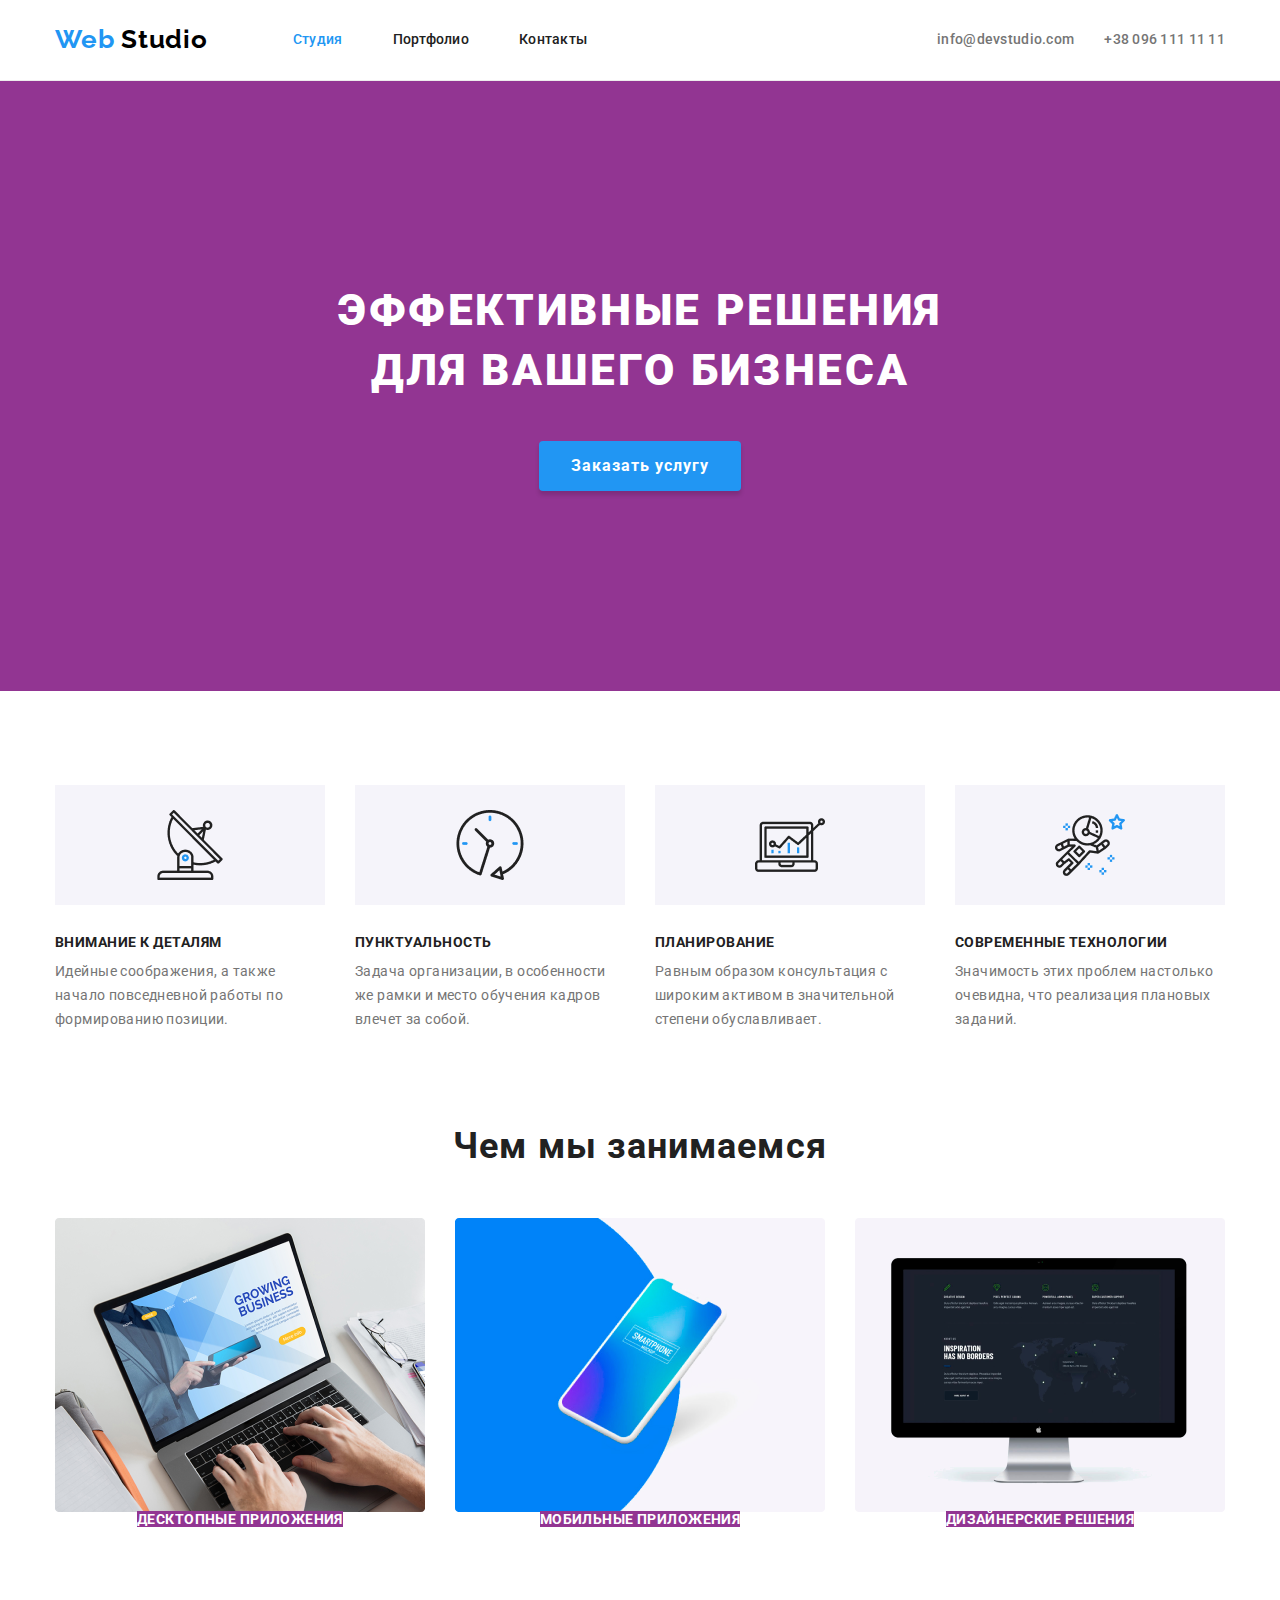
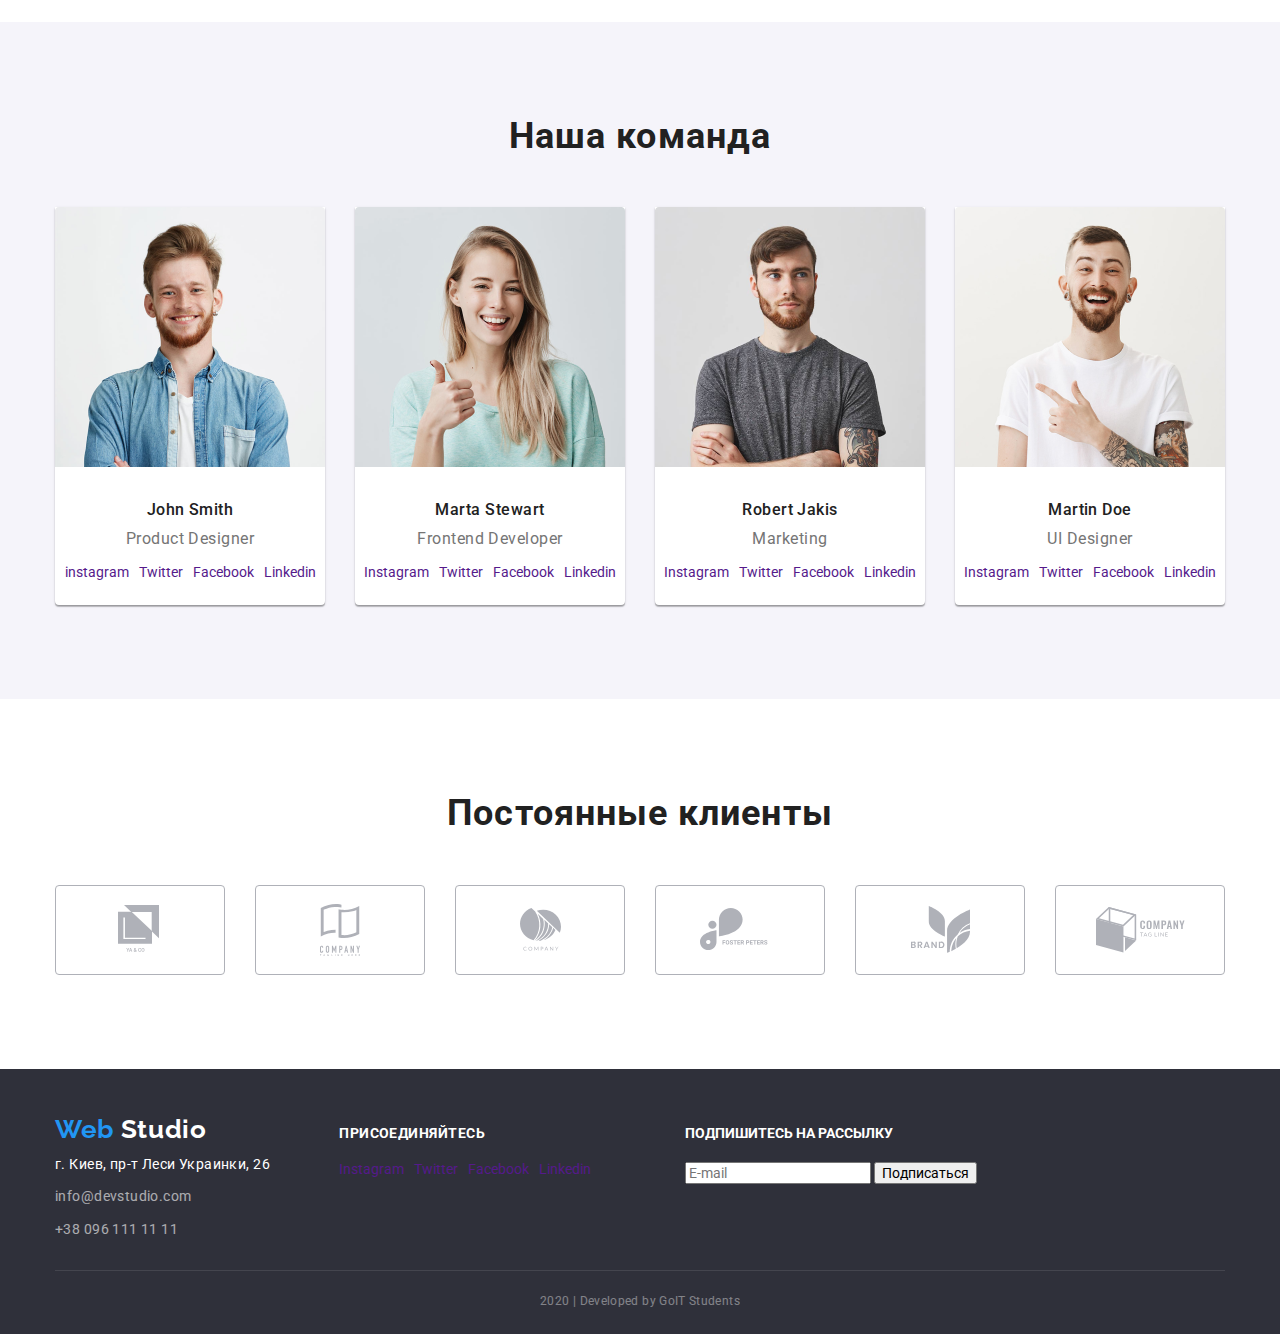
<file: index.html>
<!DOCTYPE html>
<html lang="ru">
  <head>
    <meta charset="UTF-8" />
    <meta name="viewport" content="width=device-width, initial-scale=1.0" />
    <link
      href="https://fonts.googleapis.com/css2?family=Raleway:wght@700&family=Roboto:wght@400;500;700;900&display=swap"
      rel="stylesheet"
    />
    <link rel="stylesheet" href="./styles/normalize.css" />

    <link rel="stylesheet" href="./styles/styles.css" />
    <title>Web Studio</title>
  </head>
  <body>
    <header>
      <nav class="container main-nav">
        <a class="header-logo" href="./index.html"
          ><span class="logo-web">Web</span> Studio</a
        >
        <ul class="header-list">
          <li><a class="link our-pages current-page" href="/">Студия</a></li>
          <li>
            <a class="link our-pages" href="./portfolio.html">Портфолио</a>
          </li>
          <li><a class="link our-pages" href="">Контакты</a></li>
        </ul>
        <ul class="header-contacts">
          <li>
            <a class="link header-link" href="mailto:info@devstudio.com"
              >info@devstudio.com</a
            >
          </li>
          <li>
            <a class="link header-link" href="tel:380961111111"
              >+38 096 111 11 11</a
            >
          </li>
        </ul>
      </nav>
    </header>
    <main>
      <section class="hero-section">
        <h1 class="hero-header">Эффективные решения для вашего бизнеса</h1>
        <a class="hero-link button link" href="">Заказать услугу</a>
      </section>
      <section class="our-advantages">
        <div class="container">
          <h2 class="hidden-title">Наши преймущества</h2>
          <ul class="our-advantages-list">
            <li class="our-advantages-item">
              <div class="advantages-image">
                <img src="./images/antenna.png" alt="радиолокатор" width="70" />
              </div>
              <h3 class="advantage">Внимание к деталям</h3>
              <p class="advantage-explanation">
                Идейные соображения, а также начало повседневной работы по
                формированию позиции.
              </p>
            </li>
            <li class="our-advantages-item">
              <div class="advantages-image">
                <img src="./images/clock.png" alt="часы" width="70" />
              </div>
              <h3 class="advantage">Пунктуальность</h3>
              <p class="advantage-explanation">
                Задача организации, в особенности же рамки и место обучения
                кадров влечет за собой.
              </p>
            </li>
            <li class="our-advantages-item">
              <div class="advantages-image">
                <img
                  src="./images/diagram.png"
                  alt="Диаграмма на ноутбуке"
                  width="70"
                />
              </div>
              <h3 class="advantage">Планирование</h3>
              <p class="advantage-explanation">
                Равным образом консультация с широким активом в значительной
                степени обуславливает.
              </p>
            </li>
            <li class="our-advantages-item">
              <div class="advantages-image">
                <img src="./images/astronaut.png" alt="космонавт" width="70" />
              </div>
              <h3 class="advantage">Современные технологии</h3>
              <p class="advantage-explanation">
                Значимость этих проблем настолько очевидна, что реализация
                плановых заданий.
              </p>
            </li>
          </ul>
        </div>
      </section>
      <section class="сapabilities">
        <div class="container">
          <h2 class="section-header capabilities-title">Чем мы занимаемся</h2>
          <ul class="capabilities-list">
            <li class="capabilities-item">
              <img src="./images/laptop.png" alt="Ноутбук" width="370" />
              <a class="link capability" href="">
                Десктопные приложения
              </a>
            </li>
            <li class="capabilities-item">
              <img src="./images/smartphone.png" alt="Смартфон" width="370" />
              <a class="link capability" href="">
                Мобильные приложения
              </a>
            </li>
            <li class="capabilities-item">
              <img src="./images/PC.png" alt="Компьютер" width="370" />
              <a class="link capability" href="">
                Дизайнерские решения
              </a>
            </li>
          </ul>
        </div>
      </section>
      <section class="our-team">
        <div class="container">
          <h2 class="section-header our-team-title">Наша команда</h2>
          <ul class="our-team-list">
            <li class="our-team-item">
              <img
                src="./images/team-1.png"
                alt="Фотография Джона"
                width="270"
              />
              <h3 class="employee-name" lang="en">John Smith</h3>
              <p class="specialization" lang="en">Product Designer</p>
              <ul class="social-network-list">
                <li>
                  <a class="link" href="">instagram</a>
                </li>
                <li>
                  <a class="link" href="">Twitter</a>
                </li>
                <li>
                  <a class="link" href="">Facebook</a>
                </li>
                <li>
                  <a class="link" href="">Linkedin</a>
                </li>
              </ul>
            </li>
            <li class="our-team-item">
              <img
                src="./images/team-2.png"
                alt="Фотография Марты"
                width="270"
              />
              <h3 class="employee-name" lang="en">Marta Stewart</h3>
              <p class="specialization" lang="en">Frontend Developer</p>
              <ul class="social-network-list">
                <li>
                  <a class="link" href="">Instagram</a>
                </li>
                <li>
                  <a class="link" href="">Twitter</a>
                </li>
                <li>
                  <a class="link" href="">Facebook</a>
                </li>
                <li>
                  <a class="link" href="">Linkedin</a>
                </li>
              </ul>
            </li>
            <li class="our-team-item">
              <img
                src="./images/team-3.png"
                alt="Фотография Роберта"
                width="270"
              />
              <h3 class="employee-name" lang="en">Robert Jakis</h3>
              <p class="specialization" lang="en">Marketing</p>
              <ul class="social-network-list">
                <li>
                  <a class="link" href="">Instagram</a>
                </li>
                <li>
                  <a class="link" href="">Twitter</a>
                </li>
                <li>
                  <a class="link" href="">Facebook</a>
                </li>
                <li>
                  <a class="link" href="">Linkedin</a>
                </li>
              </ul>
            </li>
            <li class="our-team-item">
              <img
                src="./images/team-4.png"
                alt="Фотография Мартина"
                width="270"
              />
              <h3 class="employee-name" lang="en">Martin Doe</h3>
              <p class="specialization" lang="en">UI Designer</p>
              <ul class="social-network-list">
                <li>
                  <a class="link" href="">Instagram</a>
                </li>
                <li>
                  <a class="link" href="">Twitter</a>
                </li>
                <li>
                  <a class="link" href="">Facebook</a>
                </li>
                <li>
                  <a class="link" href="">Linkedin</a>
                </li>
              </ul>
            </li>
          </ul>
        </div>
      </section>
      <section class="our-clients">
        <div class="container">
          <h2 class="section-header our-clients-title">Постоянные клиенты</h2>
          <ul class="our-clients-list">
            <li class="our-clients-item">
              <a class="link" href=""
                ><img src="./images/logo-1.svg" alt="Клиент №1"
              /></a>
            </li>
            <li class="our-clients-item">
              <a class="link" href=""
                ><img src="./images/logo-2.svg" alt="Клиент №2"
              /></a>
            </li>
            <li class="our-clients-item">
              <a class="link" href=""
                ><img src="./images/logo-3.svg" alt="Клиент №3"
              /></a>
            </li>
            <li class="our-clients-item">
              <a class="link" href=""
                ><img src="./images/logo-4.svg" alt="Клиент №4"
              /></a>
            </li>
            <li class="our-clients-item">
              <a class="link" href=""
                ><img src="./images/logo-5.svg" alt="Клиент №5"
              /></a>
            </li>
            <li class="our-clients-item">
              <a class="link" href=""
                ><img src="./images/logo-6.svg" alt="Клиент №6"
              /></a>
            </li>
          </ul>
        </div>
      </section>
    </main>
    <footer>
      <div class="container">
        <ul class="footer-list">
          <li>
            <a class="footer-logo" href=""
              ><span class="logo-web">Web</span> Studio</a
            >
            <address class="">
              г. Киев, пр-т Леси Украинки, 26
              <a class="link footer-address" href="mailto:info@devstudio.com"
                >info@devstudio.com</a
              >
              <a class="link footer-address" href="tel:380961111111"
                >+38 096 111 11 11</a
              >
            </address>
          </li>
          <li class="join-us">
            <h3 class="join-us-title">присоединяйтесь</h3>
            <ul class="footer-social-network">
              <li><a class="link" href="">Instagram</a></li>
              <li><a class="link" href="">Twitter</a></li>
              <li><a class="link" href="">Facebook</a></li>
              <li><a class="link" href="">Linkedin</a></li>
            </ul>
          </li>
          <li>
            <h3 class="subscribe">Подпишитесь на рассылку</h3>
            <input
              type="text"
              placeholder="E-mail"
              name="Email"
              id="Email-input"
            />
            <input type="submit" value="Подписаться" />
          </li>
        </ul>
        <p class="copyright">2020 | Developed by GoIT Students</p>
      </div>
    </footer>
  </body>
</html>
</file>
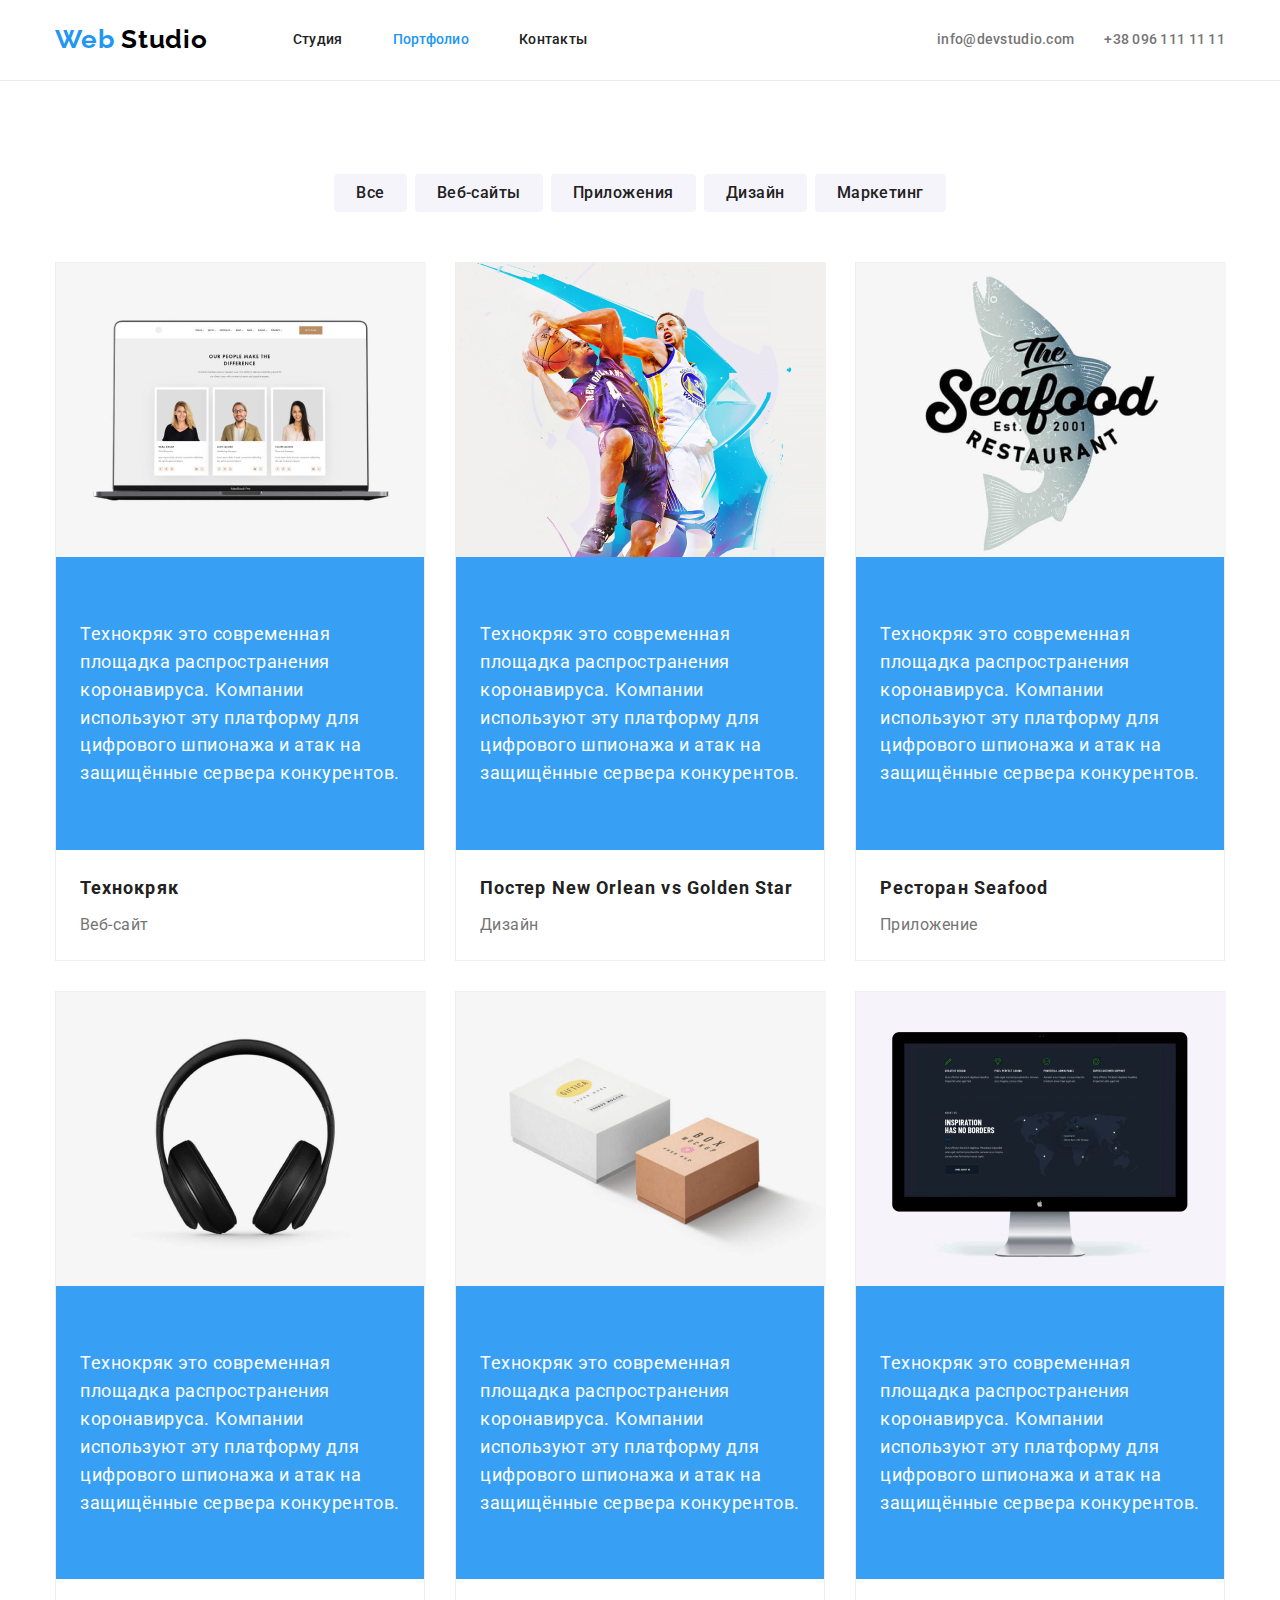
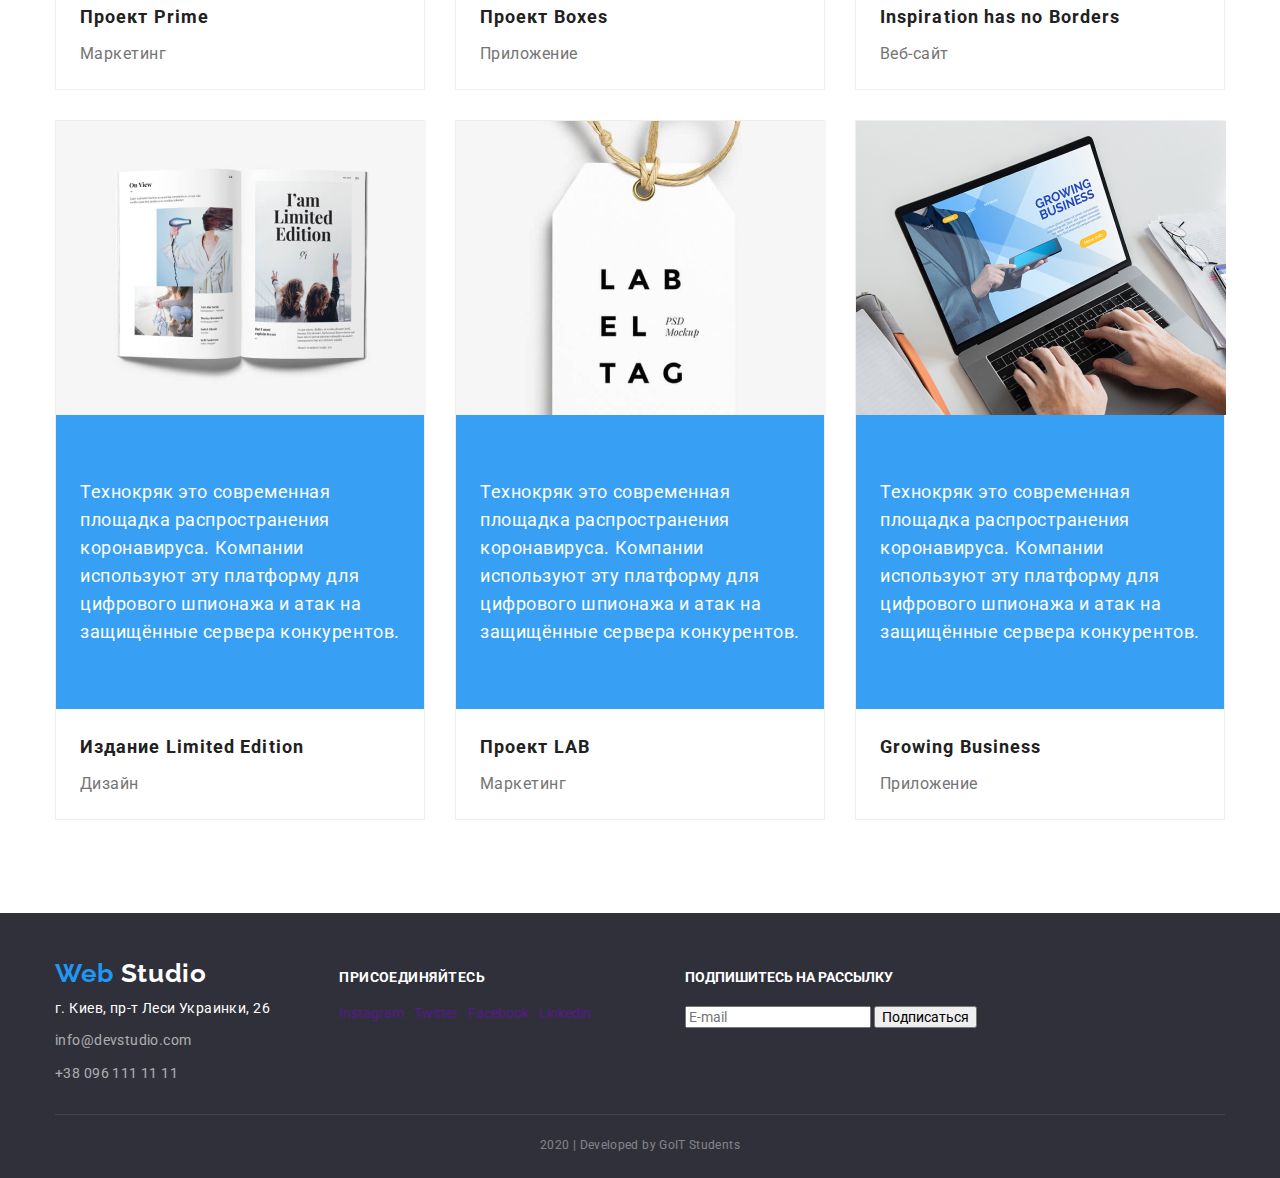
<file: portfolio.html>
<!DOCTYPE html>
<html lang="ru">
  <head>
    <meta charset="UTF-8" />
    <meta name="viewport" content="width=device-width, initial-scale=1.0" />
    <link
      href="https://fonts.googleapis.com/css2?family=Raleway:wght@700&family=Roboto:wght@400;500;700;900&display=swap"
      rel="stylesheet"
    />
    <link rel="stylesheet" href="./styles/normalize.css" />

    <link rel="stylesheet" href="./styles/styles.css" />
    <title>Portfolio</title>
  </head>

  <body>
    <header>
      <nav class="container main-nav">
        <a class="header-logo" href="./index.html"
          ><span class="logo-web">Web</span> Studio</a
        >
        <ul class="header-list">
          <li><a class="link our-pages" href="./index.html">Студия</a></li>
          <li>
            <a class="link our-pages current-page" href="./portfolio.html"
              >Портфолио</a
            >
          </li>
          <li><a class="link our-pages" href="">Контакты</a></li>
        </ul>
        <ul class="header-contacts">
          <li>
            <a class="link header-link" href="mailto:info@devstudio.com"
              >info@devstudio.com</a
            >
          </li>
          <li>
            <a class="link header-link" href="tel:380961111111"
              >+38 096 111 11 11</a
            >
          </li>
        </ul>
      </nav>
    </header>
    <main class="main-portfolio">
      <section class="portfolio">
        <div class="container">
          <h1 class="hidden-title">Portfolio</h1>
          <ul class="filters-list">
            <li class="filters-item">
              <button class="filters-button">Все</button>
            </li>
            <li class="filters-item">
              <button class="filters-button">Веб-сайты</button>
            </li>
            <li class="filters-item">
              <button class="filters-button">Приложения</button>
            </li>
            <li class="filters-item">
              <button class="filters-button">Дизайн</button>
            </li>
            <li class="filters-item">
              <button class="filters-button">Маркетинг</button>
            </li>
          </ul>
          <ul class="our-products-list">
            <li class="our-products-item">
              <img
                src="./images/laptop-2.jpg "
                alt="Сайт открытый на ноутбуке"
              />
              <p class="product-description">
                Технокряк это современная площадка распространения коронавируса.
                Компании используют эту платформу для цифрового шпионажа и атак
                на защищённые сервера конкурентов.
              </p>
              <div class="product-container">
                <h2 class="product-name">
                  <a class="product-link" href="">Технокряк</a>
                </h2>
                <p class="product-type">Веб-сайт</p>
              </div>
            </li>
            <li class="our-products-item">
              <img
                src="./images/basketball.jpg"
                alt="Два парня играющие в баскетбол"
              />
              <p class="product-description">
                Технокряк это современная площадка распространения коронавируса.
                Компании используют эту платформу для цифрового шпионажа и атак
                на защищённые сервера конкурентов.
              </p>
              <div class="product-container">
                <h2 class="product-name">
                  <a class="product-link" href=""
                    >Постер New Orlean vs Golden Star</a
                  >
                </h2>
                <p class="product-type">Дизайн</p>
              </div>
            </li>
            <li class="our-products-item">
              <img src="./images/restaurant.jpg" alt="Логотип ресторана" />
              <p class="product-description">
                Технокряк это современная площадка распространения коронавируса.
                Компании используют эту платформу для цифрового шпионажа и атак
                на защищённые сервера конкурентов.
              </p>
              <div class="product-container">
                <h2 class="product-name">
                  <a class="product-link" href="">Ресторан Seafood</a>
                </h2>
                <p class="product-type">Приложение</p>
              </div>
            </li>
            <li class="our-products-item">
              <img src="./images/headphones.jpg" alt="Наушники" />
              <p class="product-description">
                Технокряк это современная площадка распространения коронавируса.
                Компании используют эту платформу для цифрового шпионажа и атак
                на защищённые сервера конкурентов.
              </p>
              <div class="product-container">
                <h2 class="product-name">
                  <a class="product-link" href="">Проект Prime</a>
                </h2>
                <p class="product-type">Маркетинг</p>
              </div>
            </li>
            <li class="our-products-item">
              <img src="./images/box.jpg" alt="Две коробки" />
              <p class="product-description">
                Технокряк это современная площадка распространения коронавируса.
                Компании используют эту платформу для цифрового шпионажа и атак
                на защищённые сервера конкурентов.
              </p>
              <div class="product-container">
                <h2 class="product-name">
                  <a class="product-link" href="">Проект Boxes</a>
                </h2>
                <p class="product-type">Приложение</p>
              </div>
            </li>
            <li class="our-products-item">
              <img src="./images/site-mac.jpg" alt="Веб-сайт открытй на ПК" />
              <p class="product-description">
                Технокряк это современная площадка распространения коронавируса.
                Компании используют эту платформу для цифрового шпионажа и атак
                на защищённые сервера конкурентов.
              </p>
              <div class="product-container">
                <h2 class="product-name" lang="en">
                  <a class="product-link" href="">Inspiration has no Borders</a>
                </h2>
                <p class="product-type">Веб-сайт</p>
              </div>
            </li>
            <li class="our-products-item">
              <img src="./images/book.jpg" alt="Книга" />
              <p class="product-description">
                Технокряк это современная площадка распространения коронавируса.
                Компании используют эту платформу для цифрового шпионажа и атак
                на защищённые сервера конкурентов.
              </p>
              <div class="product-container">
                <h2 class="product-name">
                  <a class="product-link" href="">Издание Limited Edition</a>
                </h2>
                <p class="product-type">Дизайн</p>
              </div>
            </li>
            <li class="our-products-item">
              <img src="./images/tag.jpg" alt="Бирка компании" />
              <p class="product-description">
                Технокряк это современная площадка распространения коронавируса.
                Компании используют эту платформу для цифрового шпионажа и атак
                на защищённые сервера конкурентов.
              </p>
              <div class="product-container">
                <h2 class="product-name">
                  <a class="product-link" href="">Проект LAB</a>
                </h2>
                <p class="product-type">Маркетинг</p>
              </div>
            </li>
            <li class="our-products-item">
              <img
                src="./images/macbook.jpg"
                alt="Ноутбук на котором открыто приложение"
              />
              <p class="product-description">
                Технокряк это современная площадка распространения коронавируса.
                Компании используют эту платформу для цифрового шпионажа и атак
                на защищённые сервера конкурентов.
              </p>
              <div class="product-container">
                <h2 class="product-name">
                  <a class="product-link" href="">Growing Business</a>
                </h2>
                <p class="product-type">Приложение</p>
              </div>
            </li>
          </ul>
        </div>
      </section>
    </main>
    <footer>
      <div class="container">
        <ul class="footer-list">
          <li>
            <a class="footer-logo" href=""
              ><span class="logo-web">Web</span> Studio</a
            >
            <address>
              г. Киев, пр-т Леси Украинки, 26
              <a class="link footer-address" href="mailto:info@devstudio.com"
                >info@devstudio.com</a
              >
              <a class="link footer-address" href="tel:380961111111"
                >+38 096 111 11 11</a
              >
            </address>
          </li>
          <li class="join-us">
            <h3 class="join-us-title">присоединяйтесь</h3>
            <ul class="footer-social-network">
              <li><a class="link" href="">Instagram</a></li>
              <li><a class="link" href="">Twitter</a></li>
              <li><a class="link" href="">Facebook</a></li>
              <li><a class="link" href="">Linkedin</a></li>
            </ul>
          </li>
          <li>
            <h3 class="subscribe">Подпишитесь на рассылку</h3>
            <input
              type="text"
              placeholder="E-mail"
              name="Email"
              id="Email-input"
            />
            <input type="submit" value="Подписаться" />
          </li>
        </ul>
        <p class="copyright">2020 | Developed by GoIT Students</p>
      </div>
    </footer>
  </body>
</html>
</file>
<file: styles/styles.css>
:root {
  --primary-text-color: #212121;
  --secondary-text-color: #757575;
  --third-text-color: #ffffff;
  --accent-color: #2196f3;
  --footer-text-color: rgba(255, 255, 255);
  --link-icon-background-color: #f5f4fa;
}
html {
  box-sizing: border-box;
}
*,
*::before,
*::after {
  box-sizing: inherit;
}
body {
  font-family: "Roboto", sans-serif;
  font-style: normal;
  font-size: 14px;
  line-height: 1.14;
  color: var(--primary-text-color);
}
ul {
  list-style: none;
  margin: 0;
  padding: 0;
}
a {
  text-decoration: none;
}
h1,
h2,
h3,
h4 {
  margin: 0;
}
p {
  margin: 0;
}
hr {
  margin: 0px;
}
/* 
  UTILITY
 */

.container {
  width: 1200px;
  padding: 0 15px;
  margin-right: auto;
  margin-left: auto;
}
.button {
  background: var(--accent-color);
  box-shadow: 0px 4px 4px rgba(0, 0, 0, 0.15);
  border-radius: 4px;
}
.hidden-title {
  display: none;
}

/*
 HEADER
 */
.header-list,
.header-contacts,
.main-nav {
  display: flex;
}
.header-list :not(:last-child) {
  margin-right: 50px;
}
.header-contacts :not(:last-child) {
  margin-right: 30px;
}
.header-contacts {
  margin-left: auto;
}
.logo-web {
  color: var(--accent-color);
}
.header-logo {
  display: block;
  margin-right: 85px;
  padding-top: 25px;
  padding-bottom: 25px;

  font-family: "Raleway", sans-serif;
  font-weight: 700;
  font-size: 26px;
  color: #000000;
  letter-spacing: 0.78px;
}
header {
  border-bottom: 1px solid #ececec;
}
.our-pages {
  display: block;
  padding-top: 32px;
  padding-bottom: 32px;

  letter-spacing: 0.28px;
  color: var(--primary-text-color);
  font-weight: 500;
  letter-spacing: 0.28px;
}
.header-link {
  display: block;
  padding-top: 32px;
  padding-bottom: 32px;

  letter-spacing: 0.28px;
  line-height: 1.14;
  color: var(--secondary-text-color);
  font-weight: 500;
}
.header-link:hover,
.header-link:focus {
  color: var(--accent-color);
}
.our-pages:hover,
.our-pages:focus {
  color: var(--accent-color);
}
.current-page {
  color: var(--accent-color);
}

/* HERO */

.hero-header {
  max-width: 700px;
  margin: auto;
  padding-top: 200px;
  margin-bottom: 40px;

  font-weight: 900;
  font-size: 44px;
  line-height: 1.36;
  letter-spacing: 2.64px;
  text-transform: uppercase;
  color: var(--third-text-color);
}
.hero-link {
  display: inline-block;
  font-weight: 700;
  font-size: 16px;
  line-height: 1.87;
  letter-spacing: 0.96px;
  color: var(--third-text-color);
  margin: auto;
  margin-bottom: 200px;
  padding: 10px 32px;
}
.hero-link:hover,
.hero-link:focus {
  color: var(--secondary-text-color);
}
.hero-section {
  text-align: center;
  background-color: #923592;
  /* display: flex;
  flex-direction: column; */
}
/* MAIN */

/* PORTFOLIO */

.main-portfolio {
  padding-top: 93px;
  padding-bottom: 93px;
}

.filters-button {
  border: none;
  border-radius: 4px;
  color: var(--primary-text-color);
  background-color: var(--link-icon-background-color);
  padding: 6px 22px;
  font-size: 16px;
  line-height: 1.62;
  text-align: center;
  letter-spacing: 0.48px;
  font-weight: 500;
}
.filters-button:active,
.filters-button:hover,
.filters-button:focus {
  background-color: #2196f3;
  color: var(--third-text-color);
  box-shadow: 0px 2px 2px rgba(0, 0, 0, 0.12), 0px 1px 2px rgba(0, 0, 0, 0.08),
    0px 3px 1px rgba(0, 0, 0, 0.1);
  outline: none;
}
.filters-item:not(:last-child) {
  margin-right: 8px;
}
.filters-list {
  display: flex;
  justify-content: center;
  margin-bottom: 50px;
}
/* .filters-item:not(:last-child) {
  margin-right: 8px;
} */
.our-products-list {
  display: flex;
  flex-wrap: wrap;
  justify-content: space-between;
}
.our-products-list img {
  display: block;
}
.product-container {
  padding-left: 24px;
  padding-right: 24px;
  padding-bottom: 20px;
}
.our-products-item {
  border: 1px solid #eeeeee;
  width: calc((100% - 60px) / 3);
}
.our-products-item:hover,
.our-products-item:focus {
  box-shadow: 1px 4px 6px rgba(0, 0, 0, 0.16), 0px 4px 4px rgba(0, 0, 0, 0.06),
    0px 1px 1px rgba(0, 0, 0, 0.12);
}
/* .our-products-item:nth-child(3n) {
  margin-right: 0;
} */
.our-products-item:nth-child(n + 4) {
  margin-top: 30px;
}

.product-name {
  font-weight: 700;
  font-size: 18px;
  line-height: 2;
  letter-spacing: 1.08px;
  color: var(--primary-text-color);
  margin-bottom: 4px;
}
.product-link {
  font-weight: 700;
  font-size: 18px;
  line-height: 2;
  letter-spacing: 1.08px;
  color: var(--primary-text-color);
}
.product-description {
  margin-bottom: 20px;
  padding: 63px 24px;

  font-size: 18px;
  line-height: 1.55;
  letter-spacing: 0.54px;
  color: var(--third-text-color);
  background: rgba(33, 150, 243, 0.9);
}
.product-type {
  font-size: 16px;
  line-height: 1.87;
  letter-spacing: 0.48px;
  color: var(--secondary-text-color);
}

/* STUDIO */
.our-advantages {
  padding-top: 94px;
  padding-bottom: 94px;
}
.our-advantages-list {
  display: flex;
}
.our-advantages-item:not(:last-child) {
  margin-right: 30px;
}
.our-advantages-item {
  max-width: 270px;
}
.our-advantages-item img {
  padding-top: 25px;
  padding-bottom: 25px;
  display: block;
  margin: 0 auto;
}
.advantages-image {
  background-color: var(--link-icon-background-color);
  margin-bottom: 30px;
}

.section-header {
  font-weight: 700;
  font-size: 36px;
  line-height: 1.16;
  letter-spacing: 1.08px;
}
.advantage {
  letter-spacing: 0.49px;
  text-transform: uppercase;
  font-size: 14px;
  margin-bottom: 10px;
}
.advantage-explanation {
  line-height: 1.7;
  letter-spacing: 0.42px;
  color: var(--secondary-text-color);
}
.сapabilities {
  text-align: center;
  padding-bottom: 94px;
}
.capabilities-list img {
  display: block;
}
.capabilities-title {
  margin-bottom: 50px;
}
.capabilities-list {
  display: flex;
  justify-content: space-between;
}
.capability {
  font-weight: 700;
  line-height: 1.14;
  letter-spacing: 0.42px;
  text-transform: uppercase;
  color: var(--third-text-color);
  background-color: #923592;
}
.capability:hover,
.capability:focus {
  color: var(--accent-color);
}

/* 
  OUR TEAM 
*/

.our-team {
  text-align: center;
  background-color: var(--link-icon-background-color);
  padding-top: 94px;
  padding-bottom: 94px;
}
.our-team-title {
  margin-bottom: 50px;
}
.our-team-list {
  display: flex;
  justify-content: space-between;
}
.our-team-item {
  box-shadow: 0px 2px 1px rgba(0, 0, 0, 0.2), 0px 1px 1px rgba(0, 0, 0, 0.14),
    0px 1px 3px rgba(0, 0, 0, 0.12);
  border-radius: 0px 0px 4px 4px;
  max-width: 270px;
  background-color: var(--third-text-color);
}

.employee-name {
  font-weight: 500;
  font-size: 16px;
  line-height: 1.18;
  letter-spacing: 0.48px;
  margin-top: 30px;
  margin-bottom: 10px;
}
.specialization {
  font-size: 16px;
  line-height: 1.18;
  letter-spacing: 0.48px;
  color: var(--secondary-text-color);
  margin-bottom: 16px;
}
.social-network-list {
  justify-content: center;
  display: flex;
  margin-bottom: 24px;
}
.social-network-list li:not(:last-child) {
  margin-right: 10px;
}

/*
  OUR CLIENTS 
*/

.our-clients {
  padding-top: 94px;
  padding-bottom: 94px;
  text-align: center;
}
.our-clients-title {
  margin-bottom: 50px;
}
.our-clients-list {
  display: flex;
  justify-content: space-between;
}

.our-clients-item a {
  display: flex;
  justify-content: center;
  align-items: center;
  width: 170px;
  height: 90px;
  margin: auto;
  border: 1px solid #afb1b8;
  border-radius: 4px;
}
.our-clients-item a:hover,
.our-clients-item a:focus {
  border-color: var(--accent-color);
}
.our-clients-item img {
  display: block;
}

/* FOOTER */

footer {
  background-color: #2f303a;
}
.footer-list {
  display: flex;
  padding-bottom: 28px;
  align-items: baseline;
  padding-top: 45px;
  border-bottom: 1px solid rgba(255, 255, 255, 0.1);
}
.footer-list > li:first-child {
  margin-right: 69px;
}
.footer-logo {
  display: block;
  margin-bottom: 8px;

  font-family: "Raleway", sans-serif;
  font-weight: 700;
  font-size: 26px;
  line-height: 1.19;
  letter-spacing: 0.66px;
  color: var(--third-text-color);
}

address {
  font-style: normal;
  font-weight: normal;
  font-size: 14px;
  line-height: 1.7;
  letter-spacing: 0.42px;
  color: var(--third-text-color);
}

.footer-address {
  color: var(--footer-text-color);
  opacity: 0.6;
  display: block;
}
.footer-address {
  margin-top: 9px;
}
.footer-address:hover,
.footer-address:focus {
  color: var(--accent-color);
}
.join-us-title {
  margin-bottom: 20px;

  font-weight: 700;
  font-size: 14px;
  line-height: 1.14;
  letter-spacing: 0.49px;
  text-transform: uppercase;
  color: var(--third-text-color);
}
.footer-social-network li:not(:last-child) {
  margin-right: 10px;
}
.footer-social-network {
  display: flex;
}
.join-us {
  margin-right: 94px;
}
.subscribe {
  font-size: 14px;
  font-weight: bold;
  line-height: 1.14;
  text-transform: uppercase;
  color: var(--third-text-color);
  margin-bottom: 20px;
}
.copyright {
  font-size: 12px;
  line-height: 2;
  letter-spacing: 0.36px;
  color: var(--footer-text-color);
  opacity: 0.4;
  text-align: center;
  margin-top: 18px;
  padding-bottom: 21px;
}
</file>
